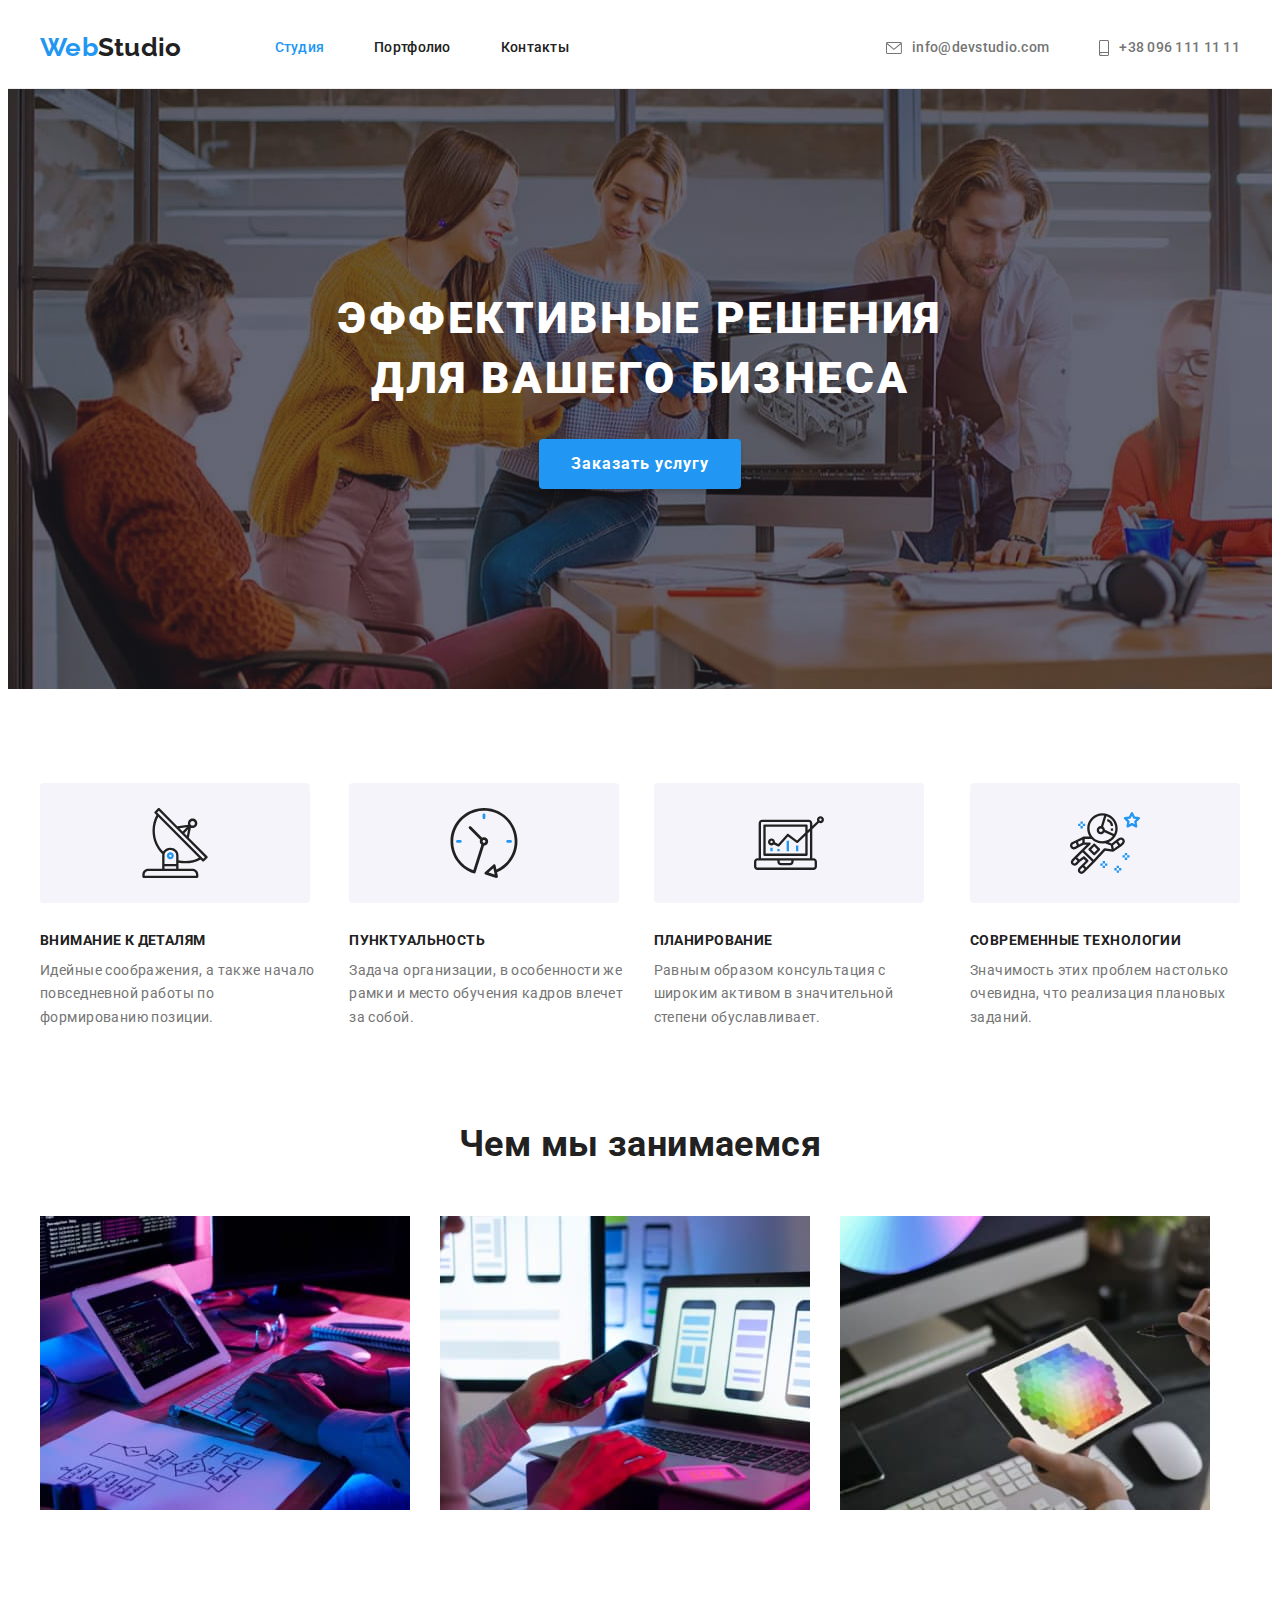
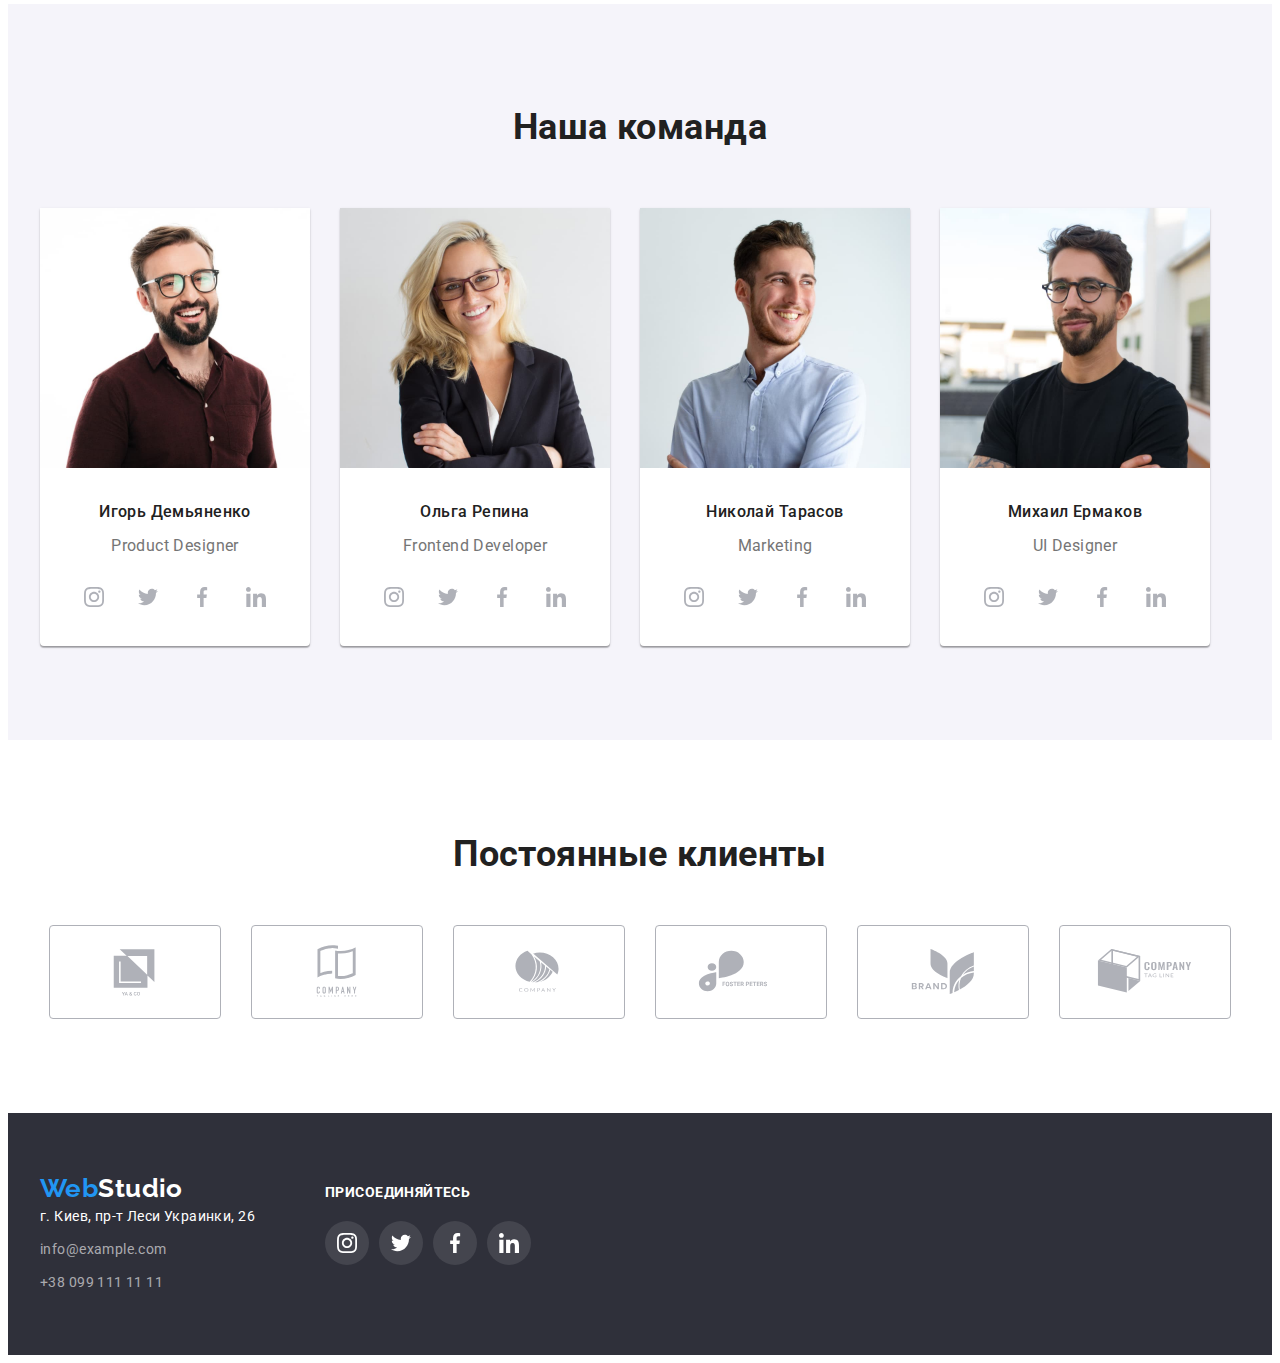
<file: index.html>
<!DOCTYPE html>
<html lang="ru">
  <head>
    <meta charset="UTF-8" />
    <meta http-equiv="X-UA-Compatible" content="IE=edge" />
    <meta name="viewport" content="width=device-width, initial-scale=1.0" />
    <title lang="en">WebStudio</title>
    <link rel="preconnect" href="https://fonts.googleapis.com" />
    <link rel="preconnect" href="https://fonts.gstatic.com" crossorigin />
    <link
      href="https://fonts.googleapis.com/css2?family=Raleway:wght@700&family=Roboto:wght@400;500;700;900&display=swap"
      rel="stylesheet"
    />
    <link
      rel="stylesheet"
      href="https://cdnjs.cloudflare.com/ajax/libs/modern-normalize/1.1.0/modern-normalize.min.css"
      integrity="sha512-wpPYUAdjBVSE4KJnH1VR1HeZfpl1ub8YT/NKx4PuQ5NmX2tKuGu6U/JRp5y+Y8XG2tV+wKQpNHVUX03MfMFn9Q=="
      crossorigin="anonymous"
      referrerpolicy="no-referrer"
    />
    <link rel="stylesheet" href="./css/styles.css" />
  </head>
  <body>
    <header class="header">
      <div class="container">
        <nav class="main-nav">
          <a class="logo" href="./index.html" lang="en"
            >Web<span class="logo studio-header">Studio</span></a
          >
          <ul class="nav">
            <li>
              <a class="link current" href="./index.html">Студия</a>
            </li>
            <li>
              <a class="link" href="./portfolio.html">Портфолио</a>
            </li>
            <li>
              <a class="link" href="./contacts.html">Контакты</a>
            </li>
          </ul>
        </nav>
        <ul class="contacts">
          <li>
            <a class="link" href="mailo:info@devstudio.com">
              <svg class="icon-mail" width="16" height="12">
                <use href="./images/symbol-defs.svg#icon-envelope"></use>
              </svg>
              info@devstudio.com</a
            >
          </li>
          <li>
            <a class="link" href="tel:+380961111111">
              <svg class="icon-smartphone" width="10" height="16">
                <use href="./images/symbol-defs.svg#icon-smartphone"></use>
              </svg>
              +38 096 111 11 11</a
            >
          </li>
        </ul>
      </div>
    </header>
    <main>
      <!--Секция Шапка-->
      <section class="banner">
        <h1 class="title">Эффективные решения для вашего бизнеса</h1>
        <button class="btn" type="button">Заказать услугу</button>
      </section>

      <!--Секция Наши преимущества-->
      <section class="benefits section">
        <div class="container">
          <h2 class="hidden">Наши преимущества</h2>
          <ul class="benefits-list">
            <li class="benefits-item">
              <div class="benefit-logo">
                <svg class="benefit-icon" width="70" height="70">
                  <use href="./images/symbol-defs.svg#icon-antenna"></use>
                </svg>
              </div>
              <h3 class="title">Внимание к деталям</h3>
              <p>
                Идейные соображения, а также начало повседневной работы по
                формированию позиции.
              </p>
            </li>
            <li class="benefits-item">
              <div class="benefit-logo">
                <svg class="benefit-icon" width="70" height="70">
                  <use href="./images/symbol-defs.svg#icon-clock"></use>
                </svg>
              </div>
              <h3 class="title">Пунктуальность</h3>
              <p>
                Задача организации, в особенности же рамки и место обучения
                кадров влечет за собой.
              </p>
            </li>
            <li class="benefits-item">
              <div class="benefit-logo">
                <svg class="benefit-icon" width="70" height="70">
                  <use href="./images/symbol-defs.svg#icon-diagram"></use>
                </svg>
              </div>
              <h3 class="title">Планирование</h3>
              <p>
                Равным образом консультация с широким активом в значительной
                степени обуславливает.
              </p>
            </li>
            <li class="benefits-item">
              <div class="benefit-logo">
                <svg class="benefit-icon" width="70" height="70">
                  <use href="./images/symbol-defs.svg#icon-astronaut"></use>
                </svg>
              </div>
              <h3 class="title">Современные технологии</h3>
              <p>
                Значимость этих проблем настолько очевидна, что реализация
                плановых заданий.
              </p>
            </li>
          </ul>
        </div>
      </section>

      <!--Секция Чем мы занимаемся-->
      <section class="what-we-doing section">
        <div class="container">
          <h2 class="title">Чем мы занимаемся</h2>
          <ul class="what-we-doing-list">
            <li class="what-we-doing-item">
              <img
                src="./images/img1.jpg"
                alt="В процессе набора кода"
                width="370"
                height="294"
              />
            </li>
            <li class="what-we-doing-item">
              <img
                src="./images/img2.jpg"
                alt="В процессе выбора оформления для мобильной версии сайта"
                width="370"
                height="294"
              />
            </li>
            <li class="what-we-doing-item">
              <img
                src="./images/img3.jpg"
                alt="В процессе подбора цветовой гаммы"
                width="370"
                height="294"
              />
            </li>
          </ul>
        </div>
      </section>

      <!--Секция Наша команда-->
      <section class="team section">
        <div class="container">
          <h2 class="title">Наша команда</h2>
          <ul class="team-cards">
            <li class="card">
              <img
                src="./images/foto1.jpg"
                alt="Фото"
                width="270"
                height="260"
              />
              <div class="card-text">
                <h3 class="title">Игорь Демьяненко</h3>
                <p>Product Designer</p>
                <ul class="soc-media-list">
                  <li class="soc-media-logo">
                    <a href="" class="soc-media-link">
                      <svg class="soc-media-icon" width="20" height="20">
                        <use
                          href="./images/symbol-defs.svg#icon-instagram"
                        ></use>
                      </svg>
                    </a>
                  </li>
                  <li class="soc-media-logo">
                    <a href="" class="soc-media-link">
                      <svg class="soc-media-icon" width="20" height="20">
                        <use href="./images/symbol-defs.svg#icon-twitter"></use>
                      </svg>
                    </a>
                  </li>
                  <li class="soc-media-logo">
                    <a href="" class="soc-media-link">
                      <svg class="soc-media-icon" width="20" height="20">
                        <use
                          href="./images/symbol-defs.svg#icon-facebook"
                        ></use>
                      </svg>
                    </a>
                  </li>
                  <li class="soc-media-logo">
                    <a href="" class="soc-media-link">
                      <svg class="soc-media-icon" width="20" height="20">
                        <use
                          href="./images/symbol-defs.svg#icon-linkedin"
                        ></use>
                      </svg>
                    </a>
                  </li>
                </ul>
              </div>
            </li>
            <li class="card">
              <img
                src="./images/foto2.jpg"
                alt="Фото"
                width="270"
                height="260"
              />
              <div class="card-text">
                <h3 class="title">Ольга Репина</h3>
                <p>Frontend Developer</p>
                <ul class="soc-media-list">
                  <li class="soc-media-logo">
                    <a href="" class="soc-media-link">
                      <svg class="soc-media-icon" width="20" height="20">
                        <use
                          href="./images/symbol-defs.svg#icon-instagram"
                        ></use>
                      </svg>
                    </a>
                  </li>
                  <li class="soc-media-logo">
                    <a href="" class="soc-media-link">
                      <svg class="soc-media-icon" width="20" height="20">
                        <use href="./images/symbol-defs.svg#icon-twitter"></use>
                      </svg>
                    </a>
                  </li>
                  <li class="soc-media-logo">
                    <a href="" class="soc-media-link">
                      <svg class="soc-media-icon" width="20" height="20">
                        <use
                          href="./images/symbol-defs.svg#icon-facebook"
                        ></use>
                      </svg>
                    </a>
                  </li>
                  <li class="soc-media-logo">
                    <a href="" class="soc-media-link">
                      <svg class="soc-media-icon" width="20" height="20">
                        <use
                          href="./images/symbol-defs.svg#icon-linkedin"
                        ></use>
                      </svg>
                    </a>
                  </li>
                </ul>
              </div>
            </li>
            <li class="card">
              <img
                src="./images/foto3.jpg"
                alt="Фото"
                width="270"
                height="260"
              />
              <div class="card-text">
                <h3 class="title">Николай Тарасов</h3>
                <p>Marketing</p>
                <ul class="soc-media-list">
                  <li class="soc-media-logo">
                    <a href="" class="soc-media-link">
                      <svg class="soc-media-icon" width="20" height="20">
                        <use
                          href="./images/symbol-defs.svg#icon-instagram"
                        ></use>
                      </svg>
                    </a>
                  </li>
                  <li class="soc-media-logo">
                    <a href="" class="soc-media-link">
                      <svg class="soc-media-icon" width="20" height="20">
                        <use href="./images/symbol-defs.svg#icon-twitter"></use>
                      </svg>
                    </a>
                  </li>
                  <li class="soc-media-logo">
                    <a href="" class="soc-media-link">
                      <svg class="soc-media-icon" width="20" height="20">
                        <use
                          href="./images/symbol-defs.svg#icon-facebook"
                        ></use>
                      </svg>
                    </a>
                  </li>
                  <li class="soc-media-logo">
                    <a href="" class="soc-media-link">
                      <svg class="soc-media-icon" width="20" height="20">
                        <use
                          href="./images/symbol-defs.svg#icon-linkedin"
                        ></use>
                      </svg>
                    </a>
                  </li>
                </ul>
              </div>
            </li>
            <li class="card">
              <img
                src="./images/foto4.jpg"
                alt="Фото"
                width="270"
                height="260"
              />
              <div class="card-text">
                <h3 class="title">Михаил Ермаков</h3>
                <p>UI Designer</p>
                <ul class="soc-media-list">
                  <li class="soc-media-logo">
                    <a href="" class="soc-media-link">
                      <svg class="soc-media-icon" width="20" height="20">
                        <use
                          href="./images/symbol-defs.svg#icon-instagram"
                        ></use>
                      </svg>
                    </a>
                  </li>
                  <li class="soc-media-logo">
                    <a href="" class="soc-media-link">
                      <svg class="soc-media-icon" width="20" height="20">
                        <use href="./images/symbol-defs.svg#icon-twitter"></use>
                      </svg>
                    </a>
                  </li>
                  <li class="soc-media-logo">
                    <a href="" class="soc-media-link">
                      <svg class="soc-media-icon" width="20" height="20">
                        <use
                          href="./images/symbol-defs.svg#icon-facebook"
                        ></use>
                      </svg>
                    </a>
                  </li>
                  <li class="soc-media-logo">
                    <a href="" class="soc-media-link">
                      <svg class="soc-media-icon" width="20" height="20">
                        <use
                          href="./images/symbol-defs.svg#icon-linkedin"
                        ></use>
                      </svg>
                    </a>
                  </li>
                </ul>
              </div>
            </li>
          </ul>
        </div>
      </section>

      <!-- Секция Постоянные клиенты -->
      <section class="our-clients section">
        <div class="container">
          <h2 class="title">Постоянные клиенты</h2>
          <ul class="clients-list">
            <li class="client-logo">
              <a href="" class="client-link">
                <svg class="client-icon" width="106" height="60">
                  <use href="./images/symbol-defs.svg#icon-client-ya-co"></use>
                </svg>
              </a>
            </li>
            <li class="client-logo">
              <a href="" class="client-link">
                <svg class="client-icon" width="106" height="60">
                  <use
                    href="./images/symbol-defs.svg#icon-client-tagline-here"
                  ></use>
                </svg>
              </a>
            </li>
            <li class="client-logo">
              <a href="" class="client-link">
                <svg class="client-icon" width="106" height="60">
                  <use
                    href="./images/symbol-defs.svg#icon-client-company"
                  ></use>
                </svg>
              </a>
            </li>
            <li class="client-logo">
              <a href="" class="client-link">
                <svg class="client-icon" width="106" height="60">
                  <use href="./images/symbol-defs.svg#icon-client-foster"></use>
                </svg>
              </a>
            </li>
            <li class="client-logo">
              <a href="" class="client-link">
                <svg class="client-icon" width="106" height="60">
                  <use href="./images/symbol-defs.svg#icon-client-brand"></use>
                </svg>
              </a>
            </li>
            <li class="client-logo">
              <a href="" class="client-link">
                <svg class="client-icon" width="106" height="60">
                  <use
                    href="./images/symbol-defs.svg#icon-client-tag-line"
                  ></use>
                </svg>
              </a>
            </li>
          </ul>
        </div>
      </section>
    </main>

    <!-- Footer -->

    <footer class="footer">
      <div class="container">
        <div class="footer-menu">
          <div class="logo-address">
            <a class="logo" href="./index.html" lang="en"
              >Web<span class="logo studio-footer">Studio</span></a
            >
            <address class="address">
              <ul>
                <li>
                  <a
                    class="link"
                    href="https://goo.gl/maps/8ZXHbhTTZ1WLMiQB7"
                    target="_blank"
                    rel="noopener nofollow noreferrer"
                    >г. Киев, пр-т Леси Украинки, 26</a
                  >
                </li>
                <li>
                  <a class="link mail" href="mailto:info@example.com"
                    >info@example.com</a
                  >
                </li>
                <li>
                  <a class="link tel" href="tel:+380991111111"
                    >+38 099 111 11 11</a
                  >
                </li>
              </ul>
            </address>
          </div>
          <div class="footer-soc-media">
            <p class="footer-join">присоединяйтесь</p>
            <ul class="soc-media-list">
              <li class="soc-media-logo">
                <a href="" class="soc-media-link">
                  <svg class="soc-media-icon" width="20" height="20">
                    <use href="./images/symbol-defs.svg#icon-instagram"></use>
                  </svg>
                </a>
              </li>
              <li class="soc-media-logo">
                <a href="" class="soc-media-link">
                  <svg class="soc-media-icon" width="20" height="20">
                    <use href="./images/symbol-defs.svg#icon-twitter"></use>
                  </svg>
                </a>
              </li>
              <li class="soc-media-logo">
                <a href="" class="soc-media-link">
                  <svg class="soc-media-icon" width="20" height="20">
                    <use href="./images/symbol-defs.svg#icon-facebook"></use>
                  </svg>
                </a>
              </li>
              <li class="soc-media-logo">
                <a href="" class="soc-media-link">
                  <svg class="soc-media-icon" width="20" height="20">
                    <use href="./images/symbol-defs.svg#icon-linkedin"></use>
                  </svg>
                </a>
              </li>
            </ul>
          </div>
        </div>
      </div>
    </footer>
  </body>
</html>
</file>
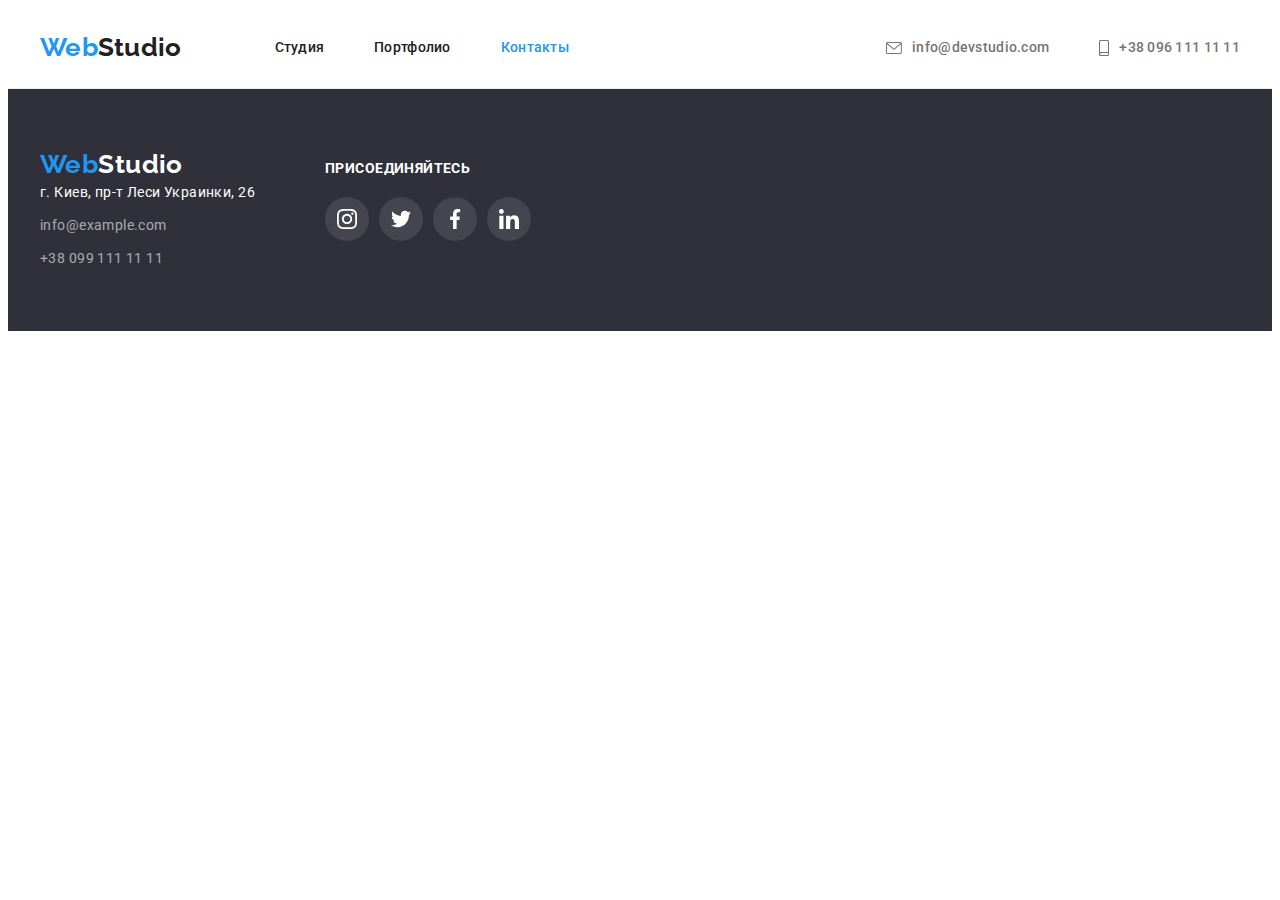
<file: contacts.html>
<!DOCTYPE html>
<html lang="ru">
  <head>
    <meta charset="UTF-8" />
    <meta http-equiv="X-UA-Compatible" content="IE=edge" />
    <meta name="viewport" content="width=device-width, initial-scale=1.0" />
    <title>Контакты</title>
    <link rel="preconnect" href="https://fonts.googleapis.com" />
    <link rel="preconnect" href="https://fonts.gstatic.com" crossorigin />
    <link
      href="https://fonts.googleapis.com/css2?family=Raleway:wght@700&family=Roboto:wght@400;500;700;900&display=swap"
      rel="stylesheet"
    />
    <link
      rel="stylesheet"
      href="https://cdnjs.cloudflare.com/ajax/libs/modern-normalize/1.1.0/modern-normalize.min.css"
      integrity="sha512-wpPYUAdjBVSE4KJnH1VR1HeZfpl1ub8YT/NKx4PuQ5NmX2tKuGu6U/JRp5y+Y8XG2tV+wKQpNHVUX03MfMFn9Q=="
      crossorigin="anonymous"
      referrerpolicy="no-referrer"
    />
    <link rel="stylesheet" href="./css/styles.css" />
  </head>
  <body>
    <header class="header">
      <div class="container">
        <nav class="main-nav">
          <a class="logo" href="./index.html" lang="en"
            >Web<span class="logo studio-header">Studio</span></a
          >
          <ul class="nav">
            <li>
              <a class="link" href="./index.html">Студия</a>
            </li>
            <li>
              <a class="link" href="./portfolio.html">Портфолио</a>
            </li>
            <li>
              <a class="link current" href="./contacts.html">Контакты</a>
            </li>
          </ul>
        </nav>
        <ul class="contacts">
          <li>
            <a class="link" href="mailo:info@devstudio.com">
              <svg class="icon-mail" width="16" height="12">
                <use href="./images/symbol-defs.svg#icon-envelope"></use>
              </svg>
              info@devstudio.com</a
            >
          </li>
          <li>
            <a class="link" href="tel:+380961111111">
              <svg class="icon-smartphone" width="10" height="16">
                <use href="./images/symbol-defs.svg#icon-smartphone"></use>
              </svg>
              +38 096 111 11 11</a
            >
          </li>
        </ul>
      </div>
    </header>
    <main></main>
    <footer class="footer">
      <div class="container">
        <div class="footer-menu">
          <div class="logo-address">
            <a class="logo" href="./index.html" lang="en"
              >Web<span class="logo studio-footer">Studio</span></a
            >
            <address class="address">
              <ul>
                <li>
                  <a
                    class="link"
                    href="https://goo.gl/maps/8ZXHbhTTZ1WLMiQB7"
                    target="_blank"
                    rel="noopener nofollow noreferrer"
                    >г. Киев, пр-т Леси Украинки, 26</a
                  >
                </li>
                <li>
                  <a class="link mail" href="mailto:info@example.com"
                    >info@example.com</a
                  >
                </li>
                <li>
                  <a class="link tel" href="tel:+380991111111"
                    >+38 099 111 11 11</a
                  >
                </li>
              </ul>
            </address>
          </div>
          <div class="footer-soc-media">
            <p class="footer-join">присоединяйтесь</p>
            <ul class="soc-media-list">
              <li class="soc-media-logo">
                <a href="" class="soc-media-link">
                  <svg class="soc-media-icon" width="20" height="20">
                    <use href="./images/symbol-defs.svg#icon-instagram"></use>
                  </svg>
                </a>
              </li>
              <li class="soc-media-logo">
                <a href="" class="soc-media-link">
                  <svg class="soc-media-icon" width="20" height="20">
                    <use href="./images/symbol-defs.svg#icon-twitter"></use>
                  </svg>
                </a>
              </li>
              <li class="soc-media-logo">
                <a href="" class="soc-media-link">
                  <svg class="soc-media-icon" width="20" height="20">
                    <use href="./images/symbol-defs.svg#icon-facebook"></use>
                  </svg>
                </a>
              </li>
              <li class="soc-media-logo">
                <a href="" class="soc-media-link">
                  <svg class="soc-media-icon" width="20" height="20">
                    <use href="./images/symbol-defs.svg#icon-linkedin"></use>
                  </svg>
                </a>
              </li>
            </ul>
          </div>
        </div>
      </div>
    </footer>
  </body>
</html>
</file>
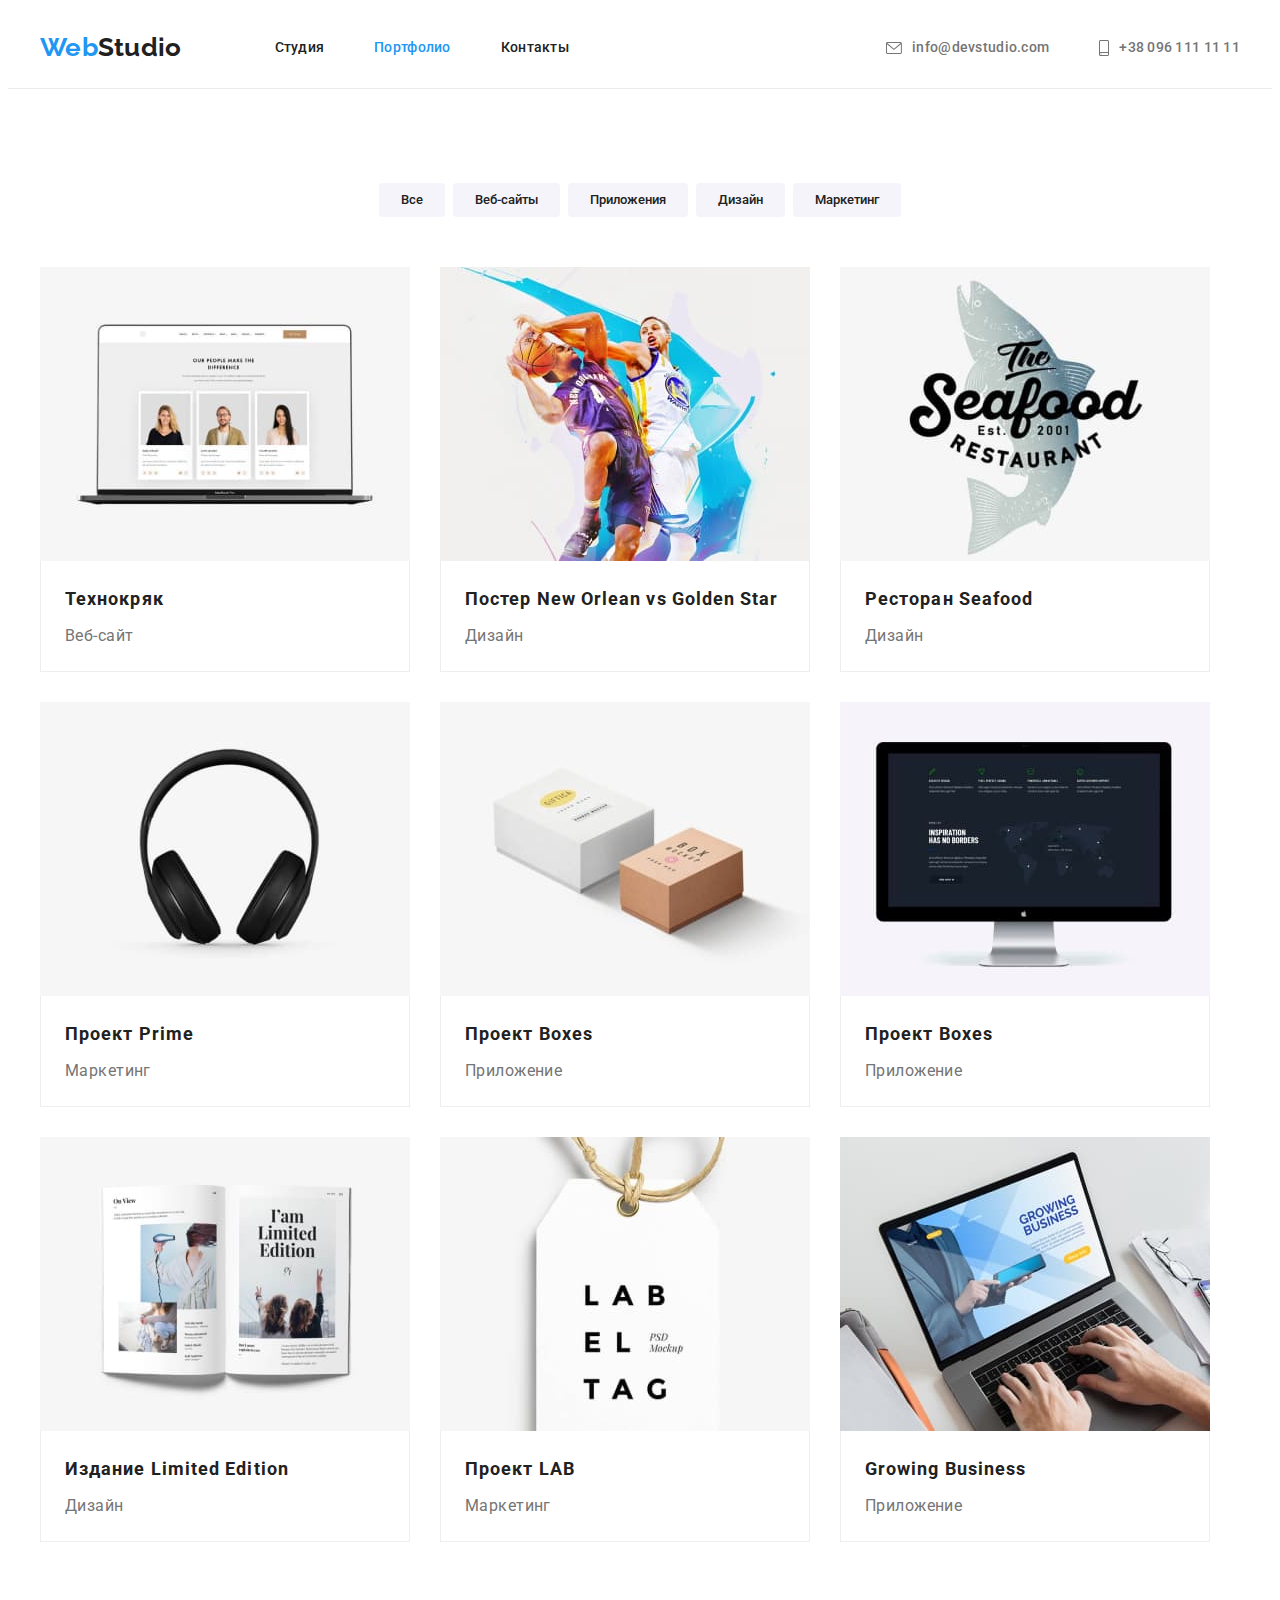
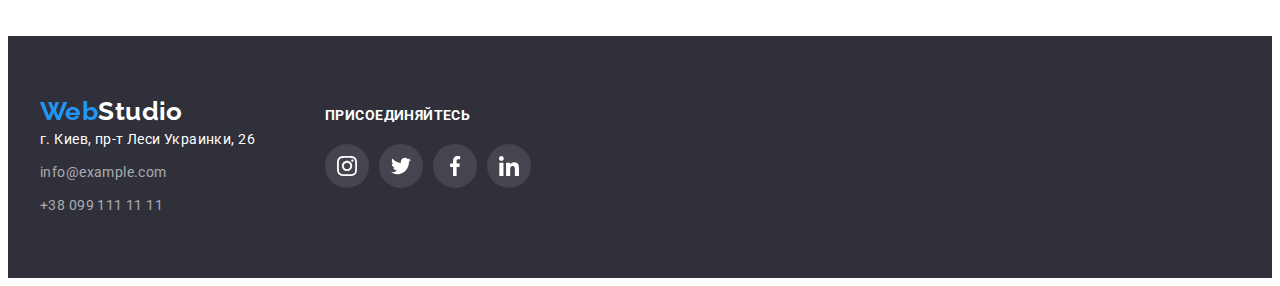
<file: portfolio.html>
<!DOCTYPE html>
<html lang="ru">
  <head>
    <meta charset="UTF-8" />
    <meta http-equiv="X-UA-Compatible" content="IE=edge" />
    <meta name="viewport" content="width=device-width, initial-scale=1.0" />
    <title>Портфолио</title>
    <link rel="preconnect" href="https://fonts.googleapis.com" />
    <link rel="preconnect" href="https://fonts.gstatic.com" crossorigin />
    <link
      href="https://fonts.googleapis.com/css2?family=Raleway:wght@700&family=Roboto:wght@400;500;700;900&display=swap"
      rel="stylesheet"
    />
    <link
      rel="stylesheet"
      href="https://cdnjs.cloudflare.com/ajax/libs/modern-normalize/1.1.0/modern-normalize.min.css"
      integrity="sha512-wpPYUAdjBVSE4KJnH1VR1HeZfpl1ub8YT/NKx4PuQ5NmX2tKuGu6U/JRp5y+Y8XG2tV+wKQpNHVUX03MfMFn9Q=="
      crossorigin="anonymous"
      referrerpolicy="no-referrer"
    />
    <link rel="stylesheet" href="./css/styles.css" />
  </head>
  <body>
    <header class="header">
      <div class="container">
        <nav class="main-nav">
          <a class="logo" href="./index.html" lang="en"
            >Web<span class="logo studio-header">Studio</span></a
          >
          <ul class="nav">
            <li>
              <a class="link" href="./index.html">Студия</a>
            </li>
            <li>
              <a class="link current" href="./portfolio.html">Портфолио</a>
            </li>
            <li>
              <a class="link" href="./contacts.html">Контакты</a>
            </li>
          </ul>
        </nav>
        <ul class="contacts">
          <li>
            <a class="link" href="mailo:info@devstudio.com">
              <svg class="icon-mail" width="16" height="12">
                <use href="./images/symbol-defs.svg#icon-envelope"></use>
              </svg>
              info@devstudio.com</a
            >
          </li>
          <li>
            <a class="link" href="tel:+380961111111">
              <svg class="icon-smartphone" width="10" height="16">
                <use href="./images/symbol-defs.svg#icon-smartphone"></use>
              </svg>
              +38 096 111 11 11</a
            >
          </li>
        </ul>
      </div>
    </header>

    <main>
      <section class="projects section">
        <div class="container">
          <h1 hidden>Наши проэкты</h1>
          <ul class="buttons">
            <li class="filter">
              <button class="button" type="button">Все</button>
            </li>
            <li class="filter">
              <button class="button" type="button">Веб-сайты</button>
            </li>
            <li class="filter">
              <button class="button" type="button">Приложения</button>
            </li>
            <li class="filter">
              <button class="button" type="button">Дизайн</button>
            </li>
            <li class="filter">
              <button class="button" type="button">Маркетинг</button>
            </li>
          </ul>
          <ul class="cards">
            <li class="card">
              <a class="link" href="">
                <img
                  src="./images/portfolio/technokryak.jpg"
                  alt="Технокряк"
                  width="370"
                  height="294"
                />
                <div class="card-name">
                  <h2 class="title">Технокряк</h2>
                  <p class="text">Веб-сайт</p>
                </div>
              </a>
            </li>
            <li class="card">
              <a class="link" href="">
                <img
                  src="./images/portfolio/golden-star.jpg"
                  alt="Постер New Orlean vs Golden Star"
                  width="370"
                  height="294"
                />
                <div class="card-name">
                  <h2 class="title">Постер New Orlean vs Golden Star</h2>
                  <p class="text">Дизайн</p>
                </div>
              </a>
            </li>
            <li class="card">
              <a class="link" href="">
                <img
                  src="./images/portfolio/seafood.jpg"
                  alt="Ресторан Seafood"
                  width="370"
                  height="294"
                />
                <div class="card-name">
                  <h2 class="title">Ресторан Seafood</h2>
                  <p class="text">Дизайн</p>
                </div>
              </a>
            </li>
            <li class="card">
              <a class="link" href="">
                <img
                  src="./images/portfolio/prime.jpg"
                  alt="Проект Prime"
                  width="370"
                  height="294"
                />
                <div class="card-name">
                  <h2 class="title">Проект Prime</h2>
                  <p class="text">Маркетинг</p>
                </div>
              </a>
            </li>
            <li class="card">
              <a class="link" href="">
                <img
                  src="./images/portfolio/boxes.jpg"
                  alt="Проект Boxes"
                  width="370"
                  height="294"
                />
                <div class="card-name">
                  <h2 class="title">Проект Boxes</h2>
                  <p class="text">Приложение</p>
                </div>
              </a>
            </li>
            <li class="card">
              <a class="link" href="">
                <img
                  src="./images/portfolio/no-borders.jpg"
                  alt="Inspiration has no Borders"
                  width="370"
                  height="294"
                />
                <div class="card-name">
                  <h2 class="title">Проект Boxes</h2>
                  <p class="text">Приложение</p>
                </div>
              </a>
            </li>
            <li class="card">
              <a class="link" href="">
                <img
                  src="./images/portfolio/limited-edition.jpg"
                  alt="Издание Limited Edition"
                  width="370"
                  height="294"
                />
                <div class="card-name">
                  <h2 class="title">Издание Limited Edition</h2>
                  <p class="text">Дизайн</p>
                </div>
              </a>
            </li>
            <li class="card">
              <a class="link" href="">
                <img
                  src="./images/portfolio/lab.jpg"
                  alt="Проект LAB"
                  width="370"
                  height="294"
                />
                <div class="card-name">
                  <h2 class="title">Проект LAB</h2>
                  <p class="text">Маркетинг</p>
                </div>
              </a>
            </li>
            <li class="card">
              <a class="link" href="">
                <img
                  src="./images/portfolio/growning-business.jpg"
                  alt="Growing Business"
                  width="370"
                  height="294"
                />
                <div class="card-name">
                  <h2 class="title">Growing Business</h2>
                  <p class="text">Приложение</p>
                </div>
              </a>
            </li>
          </ul>
        </div>
      </section>
    </main>

    <footer class="footer">
      <div class="container">
        <div class="footer-menu">
          <div class="logo-address">
            <a class="logo" href="./index.html" lang="en"
              >Web<span class="logo studio-footer">Studio</span></a
            >
            <address class="address">
              <ul>
                <li>
                  <a
                    class="link"
                    href="https://goo.gl/maps/8ZXHbhTTZ1WLMiQB7"
                    target="_blank"
                    rel="noopener nofollow noreferrer"
                    >г. Киев, пр-т Леси Украинки, 26</a
                  >
                </li>
                <li>
                  <a class="link mail" href="mailto:info@example.com"
                    >info@example.com</a
                  >
                </li>
                <li>
                  <a class="link tel" href="tel:+380991111111"
                    >+38 099 111 11 11</a
                  >
                </li>
              </ul>
            </address>
          </div>
          <div class="footer-soc-media">
            <p class="footer-join">присоединяйтесь</p>
            <ul class="soc-media-list">
              <li class="soc-media-logo">
                <a href="" class="soc-media-link">
                  <svg class="soc-media-icon" width="20" height="20">
                    <use href="./images/symbol-defs.svg#icon-instagram"></use>
                  </svg>
                </a>
              </li>
              <li class="soc-media-logo">
                <a href="" class="soc-media-link">
                  <svg class="soc-media-icon" width="20" height="20">
                    <use href="./images/symbol-defs.svg#icon-twitter"></use>
                  </svg>
                </a>
              </li>
              <li class="soc-media-logo">
                <a href="" class="soc-media-link">
                  <svg class="soc-media-icon" width="20" height="20">
                    <use href="./images/symbol-defs.svg#icon-facebook"></use>
                  </svg>
                </a>
              </li>
              <li class="soc-media-logo">
                <a href="" class="soc-media-link">
                  <svg class="soc-media-icon" width="20" height="20">
                    <use href="./images/symbol-defs.svg#icon-linkedin"></use>
                  </svg>
                </a>
              </li>
            </ul>
          </div>
        </div>
      </div>
    </footer>
  </body>
</html>
</file>
<file: css/styles.css>
:root {
  --header-bg-color: #ffffff;
  --main-bg-color: #ffffff;
  --banner-bg-color: #2f303a;
  --team-bg-color: #f5f4fa;
  --benefit-logo-bg-color: #f5f4fa;
  --footer-bg-color: #2f303a;
  --primary-title-color: #212121;
  --secondary-title-color: #ffffff;
  --primary-text-color: #757575;
  --secondery-text-color: #ffffff;
  --primary-header-color: #212121;
  --secondary-header-color: #757575;
  --accent-color: #2196f3;
  --portfolio-btn-color: #f5f4fa;
  --team-cards-bg-color: #ffffff;
  --team-soc-media-icon-color: #afb1b8;
  --footer-soc-media-icon-color: #ffffff;
  --clients-fill-color: #afb1b8;
  --projects-cards-bg-color: #eeeeee;
}

.container {
  margin-right: auto;
  margin-left: auto;
  width: 1200px;
  padding-left: 15px;
  padding-right: 15px;
}

.section {
  padding-top: 94px;
  padding-bottom: 94px;
}

body {
  background-color: var(--main-bg-color);
  color: var(--primary-text-color);
  font-family: Roboto, sans-serif;
  font-size: 14px;
  letter-spacing: 0.03em;
}

p,
h1,
h2,
h3,
h4,
h5,
h6 {
  margin-top: 0;
  margin-bottom: 0;
}

button {
  cursor: pointer;
}

img {
  display: block;
  max-width: 100%;
  height: auto;
}

.title {
  color: var(--primary-title-color);
  font-weight: 500;
  font-size: 14px;
}

ul {
  list-style: none;
  margin-top: 0;
  margin-bottom: 0;
  padding-left: 0;
}

.link,
.logo {
  text-decoration: none;
}

.hidden {
  display: none;
}

/* Header */

.header {
  background-color: var(--header-bg-color);
  font-family: "Roboto";
  font-weight: 500;
  line-height: 1.14;
  letter-spacing: 0.02em;

  border-bottom: 1px solid #ececec;
}

.logo {
  color: var(--accent-color);
  font-family: "Raleway";
  font-weight: 700;
  font-size: 26px;
  line-height: 1.19;

  display: inline-block;
}

.logo.studio-header {
  color: var(--primary-header-color);

  padding-top: 24px;
  padding-bottom: 25px;
}
.nav {
  display: flex;
  margin-left: 93px;
  align-items: center;
}

.nav .link {
  color: var(--primary-header-color);

  display: inline-block;
  padding-top: 32px;
  padding-bottom: 32px;
}

.nav li:nth-child(n + 2) {
  margin-left: 50px;
}

.nav .link:hover,
.nav .link:focus {
  color: var(--accent-color);
}

.nav .link.current {
  color: var(--accent-color);
}

.contacts {
  display: flex;
  align-items: center;
}

.contacts .link {
  color: var(--secondary-header-color);
  align-items: center;

  display: flex;
  padding-top: 32px;
  padding-bottom: 32px;
}

.icon-mail,
.icon-smartphone {
  fill: currentColor;

  margin-right: 10px;
}

.contacts li:nth-child(n + 2) {
  margin-left: 50px;
}

.contacts .link:hover,
.contacts .link:focus {
  color: var(--accent-color);
}

.main-nav {
  display: flex;
}

.header > .container {
  display: flex;
  justify-content: space-between;
}

/* Студия */
/* Секция Шапка */

.banner {
  background-color: var(--banner-bg-color);
  text-align: center;
  background-image: linear-gradient(
      rgba(47, 48, 58, 0.4),
      rgba(47, 48, 58, 0.4)
    ),
    url(../images/banner-bg.jpg);
  max-width: 1600px;

  padding-top: 200px;
  padding-bottom: 200px;
  margin-left: auto;
  margin-right: auto;
}

.banner .title {
  color: var(--secondary-title-color);
  font-weight: 900;
  font-size: 44px;
  line-height: 1.36;
  letter-spacing: 0.06em;
  text-transform: uppercase;

  margin-left: auto;
  margin-right: auto;
  margin-bottom: 30px;
  max-width: 696px;
}

.btn {
  background-color: var(--accent-color);
  color: var(--secondery-text-color);

  font-family: inherit;
  font-weight: 700;
  font-size: 16px;
  line-height: 1.87;
  display: flex;
  text-align: center;
  letter-spacing: 0.06em;

  margin-right: auto;
  margin-left: auto;
  border: none;
  border-radius: 4px;
  padding-top: 10px;
  padding-right: 32px;
  padding-bottom: 10px;
  padding-left: 32px;
  box-shadow: 0px 4px 4px rgba(0, 0, 0, 0.15);
}

.btn:hover,
.btn:focus {
  background-color: #188ce8;
}

/* Секция Наши преимущества */

.benefits {
  line-height: 1.71;
}

.benefits .title {
  font-weight: 700;
  line-height: 1.14;
  text-transform: uppercase;

  margin-bottom: 10px;
}

.benefits-list {
  display: flex;
}

.benefits-item:nth-child(n + 2) {
  margin-left: 30px;
}

.benefit-logo {
  background-color: var(--benefit-logo-bg-color);

  width: 270px;
  height: 120px;
  border-radius: 4px;
  margin-bottom: 30px;
  display: flex;
  justify-content: center;
  align-items: center;
}

.benefit-icon {
  display: block;
  margin-left: auto;
  margin-right: auto;
}

/* Секция Чем мы занимаемся */

.what-we-doing {
  padding-top: 0;
}

.what-we-doing .title {
  font-weight: 700;
  font-size: 36px;
  line-height: 1.16;
  text-align: center;

  margin-bottom: 50px;
}

.what-we-doing-list {
  display: flex;
}

.what-we-doing-item:nth-child(n + 2) {
  margin-left: 30px;
}

/* Наша команда */

.team {
  background-color: var(--team-bg-color);
}

.team > .container > .title {
  font-weight: 700;
  font-size: 36px;
  line-height: 1.66;
  text-align: center;

  margin-bottom: 50px;
}

.team-cards {
  display: flex;
}

.team .card {
  background-color: var(--team-cards-bg-color);
  font-size: 16px;
  line-height: 1.18;
  text-align: center;

  box-shadow: 0px 1px 3px rgba(0, 0, 0, 0.12), 0px 1px 1px rgba(0, 0, 0, 0.14),
    0px 2px 1px rgba(0, 0, 0, 0.2);
  border-radius: 0px 0px 4px 4px;
}

.team-cards .card:nth-child(n + 2) {
  margin-left: 30px;
}

.card-text {
  padding-top: 30px;
  padding-bottom: 27px;
}

.card-text .title {
  font-size: 16px;
  line-height: 1.8;
  margin-bottom: 10px;
}

.soc-media-list {
  display: flex;
  justify-content: center;
  margin-top: 19px;
}

.soc-media-link {
  background-color: inherit;

  width: 44px;
  height: 44px;
  border-radius: 50%;
  display: flex;
  justify-content: center;
  align-items: center;
  fill: var(--team-soc-media-icon-color);
}

.soc-media-logo:nth-child(n + 2) {
  margin-left: 10px;
}

.soc-media-link:hover,
.soc-media-link:focus {
  background-color: var(--accent-color);
  fill: #ffffff;
}

/* Постоянные клиенты */

.our-clients {
  background-color: var(--main-bg-color);
  text-align: center;
}

.our-clients .title {
  color: var(--primary-title-color);
  font-weight: 700;
  font-size: 36px;
  line-height: 1.16;

  margin-bottom: 50px;
}

.clients-list {
  display: flex;
  justify-content: center;
}

.client-logo:nth-child(n + 2) {
  margin-left: 30px;
}

.client-link {
  display: flex;
  width: 170px;
  height: 92px;

  justify-content: center;
  align-items: center;
  border: 1px solid var(--clients-fill-color);
  border-radius: 4px;

  fill: var(--clients-fill-color);
}

.client-link:hover,
.client-link:focus {
  border-color: var(--accent-color);
  fill: var(--accent-color);
}

/* Footer */

.footer {
  background-color: var(--footer-bg-color);
  line-height: 1.71;

  padding-top: 60px;
  padding-bottom: 60px;
}

.footer-menu {
  display: flex;
  align-items: baseline;
}

.logo.studio-footer {
  color: var(--secondary-title-color);
}

.footer > .container > .logo {
  display: inline-block;
  margin-bottom: 20px;
}

.address .link {
  color: var(--secondery-text-color);
  font-style: normal;
  display: inline-block;
}

.address .mail,
.address .tel {
  color: rgba(255, 255, 255, 0.6);
  font-style: normal;
  margin-top: 9px;
}

.address .mail:hover,
.address .mail:focus {
  color: var(--accent-color);
}

.address .tel:hover,
.address .tel:focus {
  color: var(--accent-color);
}

.footer-soc-media {
  margin-left: 70px;
}

.footer-join {
  font-weight: 700;
  font-size: 14px;
  line-height: 1.14;
  text-transform: uppercase;

  color: #ffffff;

  margin-bottom: 20px;
}

.footer .soc-media-link {
  background-color: rgba(255, 255, 255, 0.1);
  fill: var(--footer-soc-media-icon-color);
}

.footer .soc-media-link:hover,
.footer .soc-media-link:focus {
  background-color: var(--accent-color);
}

/* Портфолио */
/* buttons */

.projects {
  font-size: 16px;
}

.button {
  background-color: var(--portfolio-btn-color);
  color: #212121;
  font-family: inherit;
  font-weight: 500;
  line-height: 1.62;

  display: inline-block;
  padding-top: 6px;
  padding-right: 22px;
  padding-bottom: 6px;
  padding-left: 22px;
  border: none;
  border-radius: 4px;
}

.buttons .filter:nth-child(n + 2) {
  margin-left: 8px;
}

.button:hover,
.button:focus {
  background-color: var(--accent-color);
  color: var(--secondery-text-color);
  box-shadow: 0px 3px 1px rgba(0, 0, 0, 0.1), 0px 1px 2px rgba(0, 0, 0, 0.08),
    0px 2px 2px rgba(0, 0, 0, 0.12);
}

.projects .buttons {
  display: flex;
  justify-content: center;
  margin-bottom: 50px;
}

/* projects */

.projects .cards {
  background-color: var(--main-bg-color);
}

.projects .title {
  font-weight: 700;
  font-size: 18px;
  line-height: 2;
  letter-spacing: 0.06em;

  margin-bottom: 4px;
}

.cards .text {
  line-height: 1.88;
  color: var(--primary-text-color);
}

.cards .card-name {
  border: 1px solid #eeeeee;
  border-top: none;
  padding-top: 20px;
  padding-right: 24px;
  padding-bottom: 20px;
  padding-left: 24px;
}

.cards {
  display: flex;
  flex-wrap: wrap;
}

.projects .card {
  margin-bottom: 30px;
  margin-left: 30px;
}

.projects .card:nth-child(3n + 1) {
  margin-left: 0;
}

.projects .card:nth-last-of-type(-n + 3) {
  margin-bottom: 0;
}

.projects .link {
  display: block;
}

.projects .link:hover,
.projects .link:focus {
  box-shadow: 0px 1px 1px rgba(0, 0, 0, 0.12), 0px 4px 4px rgba(0, 0, 0, 0.06),
    1px 4px 6px rgba(0, 0, 0, 0.16);
}
</file>
